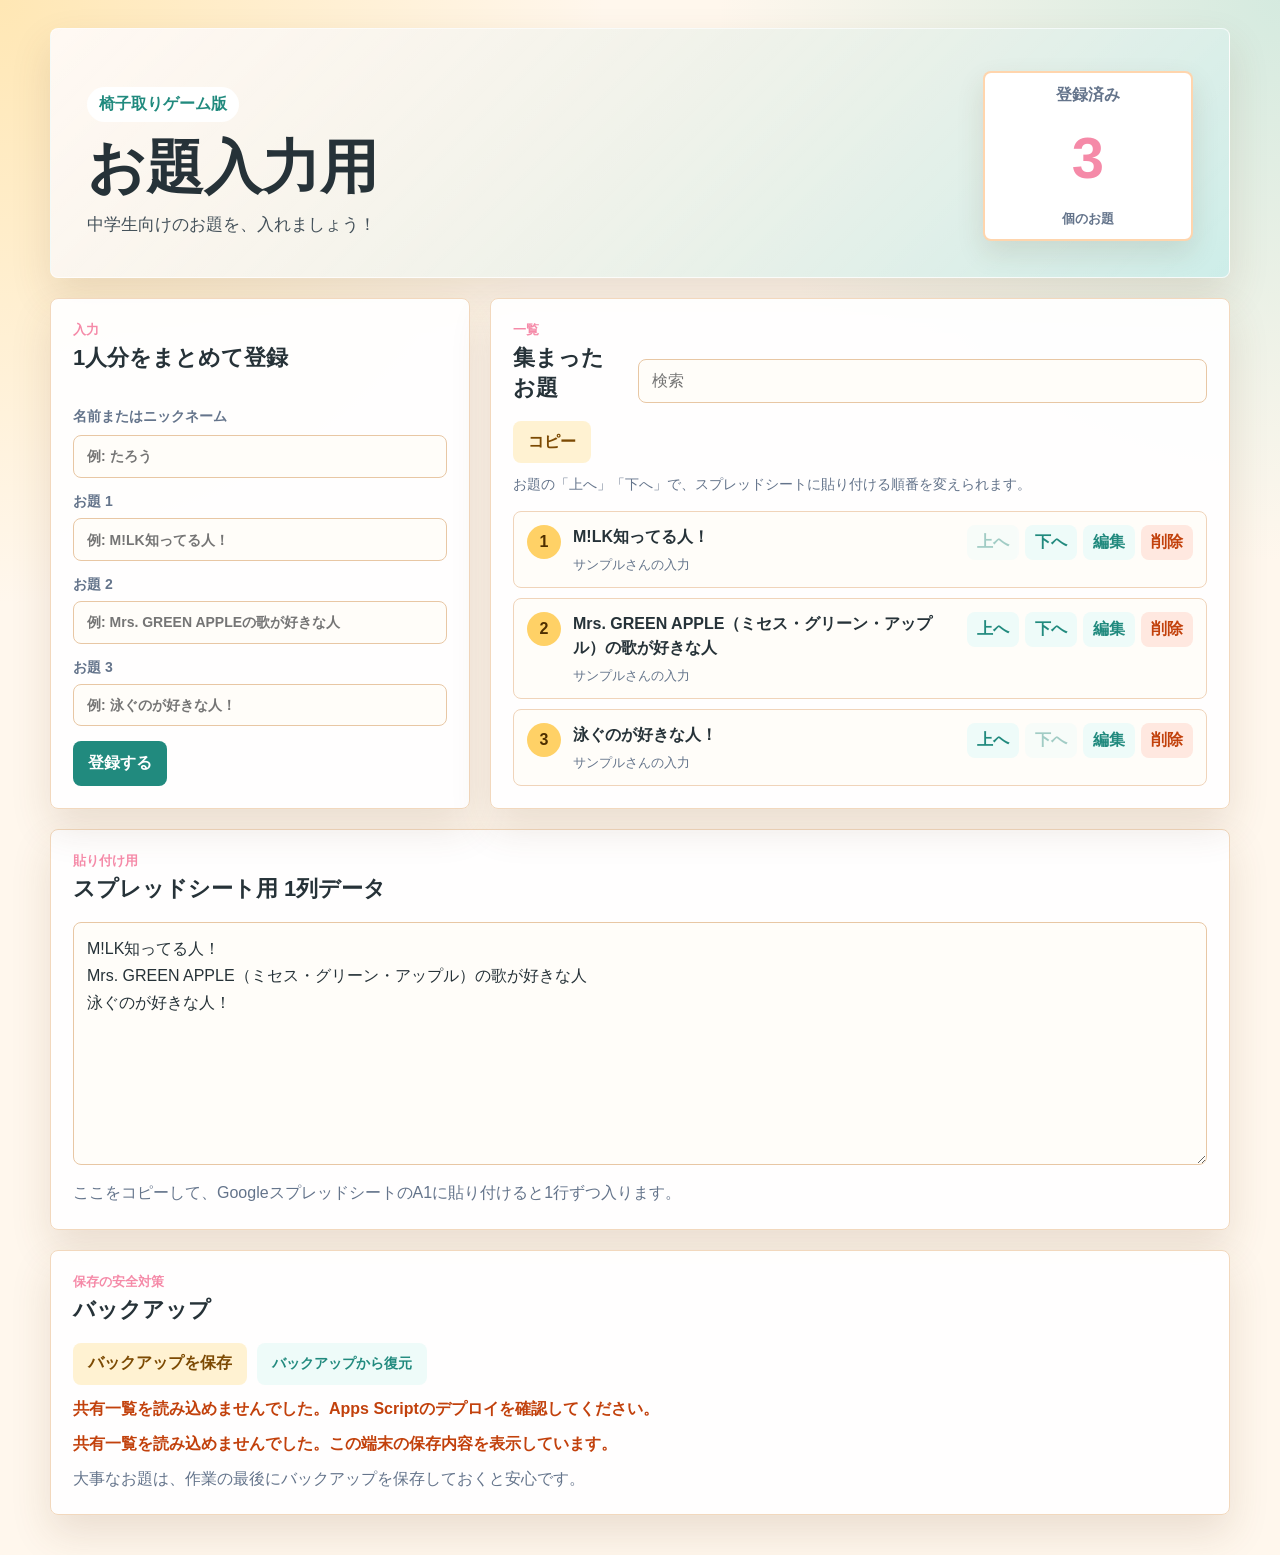
<file: index.html>
<!doctype html>
<html lang="ja">
  <head>
    <meta charset="utf-8" />
    <meta name="viewport" content="width=device-width, initial-scale=1" />
    <meta http-equiv="Cache-Control" content="no-store" />
    <meta http-equiv="Pragma" content="no-cache" />
    <title>お題入力用</title>
    <link rel="stylesheet" href="./styles.css?v=20260624-5" />
  </head>
  <body>
    <main class="app">
      <section class="hero">
        <div>
          <p class="badge">椅子取りゲーム版</p>
          <h1>お題入力用</h1>
          <p class="lead">中学生向けのお題を、入れましょう！</p>
        </div>
        <div class="hero-card" aria-label="入力状況">
          <span>登録済み</span>
          <strong id="totalTopics">0</strong>
          <small>個のお題</small>
        </div>
      </section>

      <section class="workspace">
        <form id="topicForm" class="panel input-panel">
          <div class="panel-title">
            <p>入力</p>
            <h2>1人分をまとめて登録</h2>
          </div>

          <label>
            名前またはニックネーム
            <input id="nameInput" type="text" placeholder="例: たろう" autocomplete="name" />
          </label>

          <div class="topic-fields">
            <label>
              お題 1
              <input id="topic1" type="text" placeholder="例: M!LK知ってる人！" required />
            </label>
            <label>
              お題 2
              <input id="topic2" type="text" placeholder="例: Mrs. GREEN APPLEの歌が好きな人" />
            </label>
            <label>
              お題 3
              <input id="topic3" type="text" placeholder="例: 泳ぐのが好きな人！" />
            </label>
          </div>

          <div class="actions">
            <button class="primary-button" type="submit">登録する</button>
          </div>
        </form>

        <section class="panel list-panel">
          <div class="panel-title with-tools">
            <div>
              <p>一覧</p>
              <h2>集まったお題</h2>
            </div>
            <input id="searchInput" type="search" placeholder="検索" />
          </div>

          <div class="tool-row">
            <button class="secondary-button" id="copyButton" type="button">コピー</button>
          </div>

          <p class="hint compact">お題の「上へ」「下へ」で、スプレッドシートに貼り付ける順番を変えられます。</p>
          <div id="topicList" class="topic-list"></div>
        </section>
      </section>

      <section class="panel paste-panel">
        <div class="panel-title">
          <p>貼り付け用</p>
          <h2>スプレッドシート用 1列データ</h2>
        </div>
        <textarea id="sheetText" readonly rows="8"></textarea>
        <p class="hint">ここをコピーして、GoogleスプレッドシートのA1に貼り付けると1行ずつ入ります。</p>
      </section>

      <section class="panel backup-panel">
        <div class="panel-title">
          <p>保存の安全対策</p>
          <h2>バックアップ</h2>
        </div>
        <div class="backup-actions">
          <button class="secondary-button" id="backupButton" type="button">バックアップを保存</button>
          <label class="file-button">
            バックアップから復元
            <input id="restoreInput" type="file" accept="application/json,.json" />
          </label>
        </div>
        <p id="sharedStatus" class="save-status">共有一覧の接続状態を確認しています。</p>
        <p id="saveStatus" class="save-status">保存状態を確認しています。</p>
        <p class="hint">大事なお題は、作業の最後にバックアップを保存しておくと安心です。</p>
      </section>
    </main>

    <script src="./app.js?v=20260624-5"></script>
  </body>
</html>
</file>
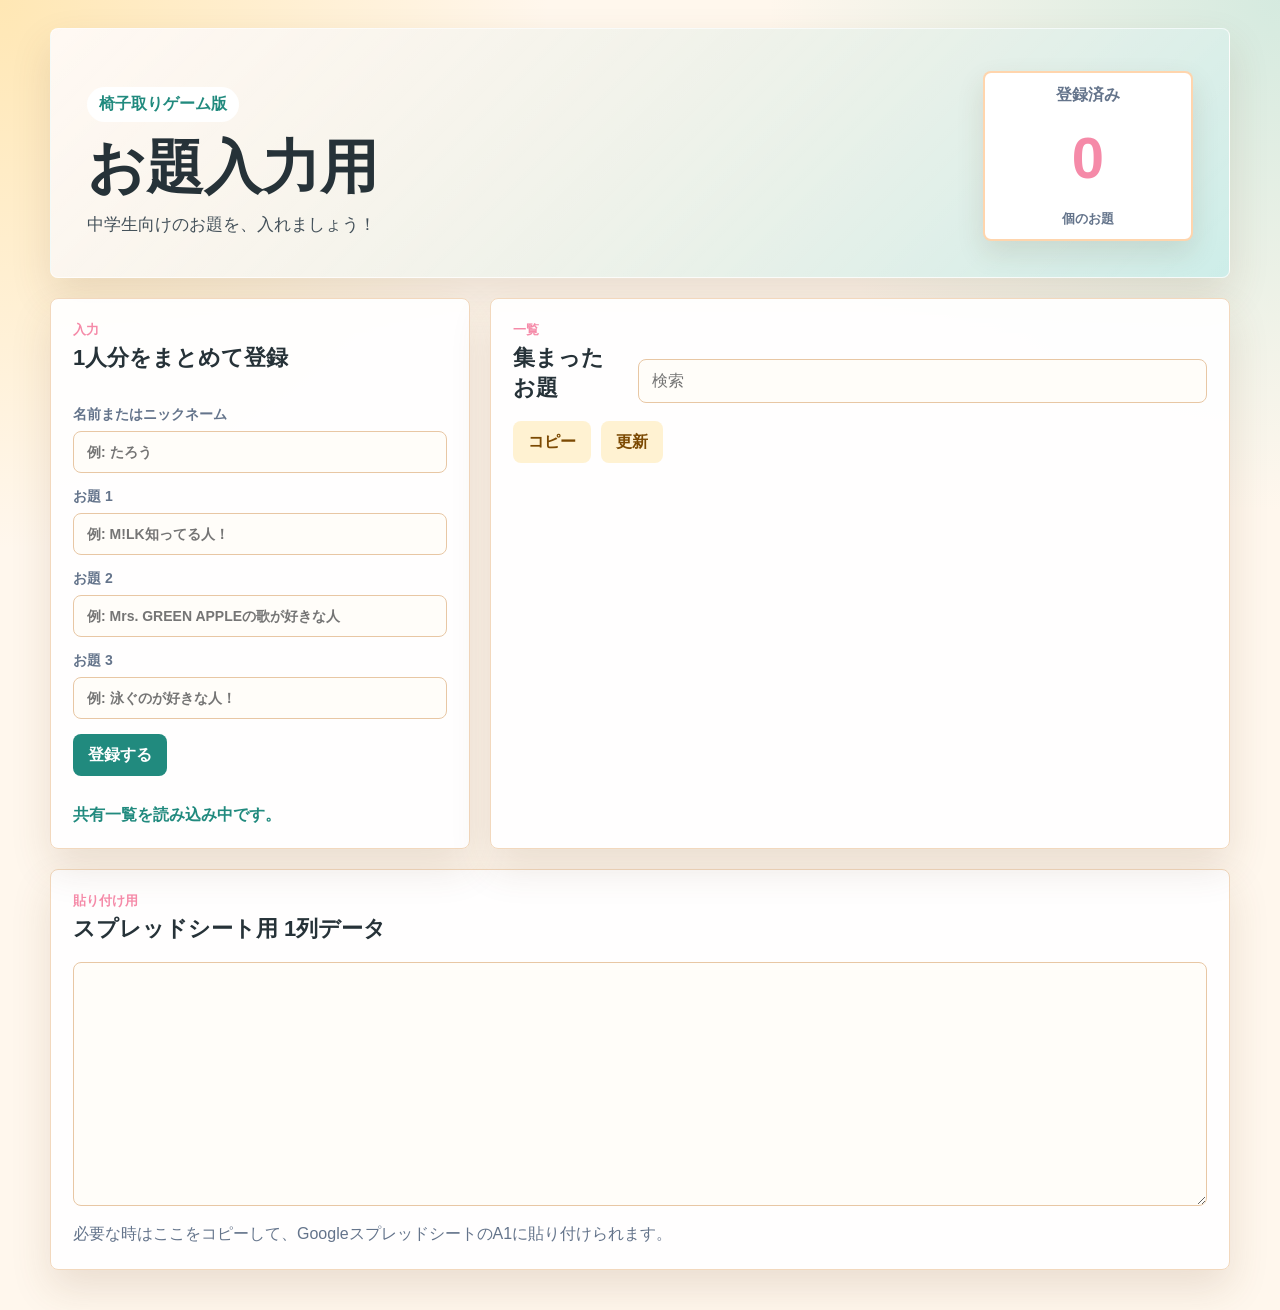
<file: apps-script-Index.html>
<!doctype html>
<html lang="ja">
  <head>
    <meta charset="utf-8" />
    <meta name="viewport" content="width=device-width, initial-scale=1" />
    <base target="_top" />
    <title>お題入力用</title>
    <style>
      :root {
        --bg: #fff7ed;
        --surface: #ffffff;
        --ink: #263238;
        --muted: #64748b;
        --line: #f2d8bd;
        --mint: #58c4b6;
        --mint-dark: #218a7e;
        --peach: #ffb36b;
        --pink: #f58aa8;
        --yellow: #ffd166;
        --danger: #c2410c;
        --shadow: 0 18px 40px rgba(107, 72, 37, 0.14);
      }

      * {
        box-sizing: border-box;
      }

      body {
        margin: 0;
        min-height: 100vh;
        font-family: "Segoe UI", "Yu Gothic UI", "Meiryo", sans-serif;
        background:
          radial-gradient(circle at top left, rgba(255, 209, 102, 0.42), transparent 30%),
          radial-gradient(circle at top right, rgba(88, 196, 182, 0.25), transparent 28%),
          var(--bg);
        color: var(--ink);
      }

      button,
      input,
      textarea {
        font: inherit;
      }

      button {
        cursor: pointer;
      }

      .app {
        width: min(1180px, calc(100% - 32px));
        margin: 0 auto;
        padding: 28px 0 40px;
      }

      .hero {
        display: grid;
        grid-template-columns: minmax(0, 1fr) 210px;
        gap: 20px;
        align-items: end;
        min-height: 250px;
        padding: 36px;
        border-radius: 8px;
        background:
          linear-gradient(135deg, rgba(255, 255, 255, 0.92), rgba(255, 255, 255, 0.7)),
          linear-gradient(135deg, var(--peach), var(--mint));
        border: 1px solid rgba(255, 255, 255, 0.72);
        box-shadow: var(--shadow);
      }

      .badge {
        display: inline-flex;
        margin: 0 0 14px;
        padding: 7px 12px;
        border-radius: 999px;
        background: #ffffff;
        color: var(--mint-dark);
        font-weight: 800;
      }

      h1,
      h2,
      p {
        margin-top: 0;
      }

      h1 {
        margin-bottom: 12px;
        font-size: clamp(34px, 5vw, 58px);
        line-height: 1.08;
      }

      h2 {
        margin-bottom: 0;
        font-size: 22px;
      }

      .lead {
        margin-bottom: 0;
        color: #44515a;
        font-size: 17px;
        line-height: 1.8;
      }

      .hero-card {
        display: grid;
        place-items: center;
        min-height: 170px;
        border-radius: 8px;
        background: #fff;
        border: 2px solid rgba(255, 179, 107, 0.55);
        box-shadow: 0 12px 28px rgba(79, 54, 24, 0.12);
      }

      .hero-card span,
      .hero-card small {
        color: var(--muted);
        font-weight: 700;
      }

      .hero-card strong {
        color: var(--pink);
        font-size: 58px;
        line-height: 1;
      }

      .workspace {
        display: grid;
        grid-template-columns: 420px minmax(0, 1fr);
        gap: 20px;
        margin-top: 20px;
      }

      .panel {
        border: 1px solid var(--line);
        border-radius: 8px;
        background: rgba(255, 255, 255, 0.94);
        box-shadow: var(--shadow);
        padding: 22px;
      }

      .panel-title {
        margin-bottom: 18px;
      }

      .panel-title p {
        margin-bottom: 4px;
        color: var(--pink);
        font-size: 13px;
        font-weight: 900;
      }

      .panel-title.with-tools {
        display: flex;
        align-items: end;
        justify-content: space-between;
        gap: 14px;
      }

      label {
        display: grid;
        gap: 7px;
        color: var(--muted);
        font-size: 14px;
        font-weight: 700;
      }

      input,
      textarea {
        width: 100%;
        border: 1px solid #e8c7a4;
        border-radius: 8px;
        padding: 12px 13px;
        background: #fffdf9;
        color: var(--ink);
        outline: 0;
      }

      input:focus,
      textarea:focus {
        border-color: var(--mint);
        box-shadow: 0 0 0 4px rgba(88, 196, 182, 0.18);
      }

      textarea {
        resize: vertical;
        line-height: 1.7;
      }

      .topic-fields,
      .input-panel {
        display: grid;
        gap: 15px;
      }

      .actions,
      .tool-row {
        display: flex;
        flex-wrap: wrap;
        gap: 10px;
      }

      .primary-button,
      .secondary-button,
      .danger-button {
        min-height: 42px;
        border: 0;
        border-radius: 8px;
        padding: 10px 15px;
        font-weight: 900;
      }

      .primary-button {
        background: var(--mint-dark);
        color: #fff;
      }

      .secondary-button {
        background: #fff2d2;
        color: #7c4a03;
      }

      .danger-button {
        background: #fff0e7;
        color: var(--danger);
      }

      .tool-row {
        margin-bottom: 16px;
      }

      .topic-list {
        display: grid;
        gap: 10px;
      }

      .topic-card {
        display: grid;
        grid-template-columns: 34px minmax(0, 1fr);
        gap: 12px;
        align-items: start;
        padding: 13px;
        border: 1px solid #f0d4ba;
        border-radius: 8px;
        background: #fffdf9;
      }

      .topic-number {
        display: grid;
        place-items: center;
        width: 34px;
        height: 34px;
        border-radius: 50%;
        background: var(--yellow);
        color: #4f2f00;
        font-weight: 900;
      }

      .topic-card p {
        margin: 0 0 5px;
        font-weight: 800;
        line-height: 1.55;
      }

      .topic-card small {
        color: var(--muted);
      }

      .paste-panel {
        margin-top: 20px;
      }

      .status {
        margin: 14px 0 0;
        color: var(--mint-dark);
        font-weight: 900;
      }

      .status.warning {
        color: var(--danger);
      }

      .hint {
        margin: 10px 0 0;
        color: var(--muted);
        line-height: 1.7;
      }

      .empty {
        padding: 28px;
        border: 1px dashed #e8c7a4;
        border-radius: 8px;
        color: var(--muted);
        text-align: center;
        background: #fffdf9;
      }

      @media (max-width: 860px) {
        .hero,
        .workspace {
          grid-template-columns: 1fr;
        }

        .hero {
          padding: 24px;
        }

        .panel-title.with-tools {
          align-items: stretch;
          flex-direction: column;
        }
      }
    </style>
  </head>
  <body>
    <main class="app">
      <section class="hero">
        <div>
          <p class="badge">椅子取りゲーム版</p>
          <h1>お題入力用</h1>
          <p class="lead">中学生向けのお題を、入れましょう！</p>
        </div>
        <div class="hero-card" aria-label="入力状況">
          <span>登録済み</span>
          <strong id="totalTopics">0</strong>
          <small>個のお題</small>
        </div>
      </section>

      <section class="workspace">
        <form id="topicForm" class="panel input-panel">
          <div class="panel-title">
            <p>入力</p>
            <h2>1人分をまとめて登録</h2>
          </div>

          <label>
            名前またはニックネーム
            <input id="nameInput" type="text" placeholder="例: たろう" autocomplete="name" />
          </label>

          <div class="topic-fields">
            <label>
              お題 1
              <input id="topic1" type="text" placeholder="例: M!LK知ってる人！" required />
            </label>
            <label>
              お題 2
              <input id="topic2" type="text" placeholder="例: Mrs. GREEN APPLEの歌が好きな人" />
            </label>
            <label>
              お題 3
              <input id="topic3" type="text" placeholder="例: 泳ぐのが好きな人！" />
            </label>
          </div>

          <div class="actions">
            <button class="primary-button" id="submitButton" type="submit">登録する</button>
          </div>
          <p id="status" class="status">共有一覧を読み込み中です。</p>
        </form>

        <section class="panel list-panel">
          <div class="panel-title with-tools">
            <div>
              <p>一覧</p>
              <h2>集まったお題</h2>
            </div>
            <input id="searchInput" type="search" placeholder="検索" />
          </div>

          <div class="tool-row">
            <button class="secondary-button" id="copyButton" type="button">コピー</button>
            <button class="secondary-button" id="reloadButton" type="button">更新</button>
          </div>

          <div id="topicList" class="topic-list"></div>
        </section>
      </section>

      <section class="panel paste-panel">
        <div class="panel-title">
          <p>貼り付け用</p>
          <h2>スプレッドシート用 1列データ</h2>
        </div>
        <textarea id="sheetText" readonly rows="8"></textarea>
        <p class="hint">必要な時はここをコピーして、GoogleスプレッドシートのA1に貼り付けられます。</p>
      </section>
    </main>

    <script>
      let topics = [];

      const form = document.querySelector("#topicForm");
      const nameInput = document.querySelector("#nameInput");
      const topicInputs = [document.querySelector("#topic1"), document.querySelector("#topic2"), document.querySelector("#topic3")];
      const topicList = document.querySelector("#topicList");
      const searchInput = document.querySelector("#searchInput");
      const totalTopics = document.querySelector("#totalTopics");
      const sheetText = document.querySelector("#sheetText");
      const statusText = document.querySelector("#status");
      const submitButton = document.querySelector("#submitButton");
      const copyButton = document.querySelector("#copyButton");
      const reloadButton = document.querySelector("#reloadButton");

      form.addEventListener("submit", (event) => {
        event.preventDefault();
        const owner = nameInput.value.trim() || "名前なし";
        const newTopics = topicInputs.map((input) => input.value.trim()).filter(Boolean);
        if (!newTopics.length) return;

        submitButton.disabled = true;
        setStatus("送信中です。");

        google.script.run
          .withSuccessHandler((items) => {
            topics = items;
            form.reset();
            topicInputs[0].focus();
            render();
            submitButton.disabled = false;
            setStatus("登録しました。みんなの一覧に反映済みです。");
          })
          .withFailureHandler((error) => {
            submitButton.disabled = false;
            setStatus("送信できませんでした。時間をおいてもう一度試してください。", true);
            console.error(error);
          })
          .addTopics({ owner, topics: newTopics });
      });

      searchInput.addEventListener("input", render);
      reloadButton.addEventListener("click", loadTopics);
      copyButton.addEventListener("click", async () => {
        try {
          await navigator.clipboard.writeText(toSheetText(topics));
          temporaryButtonText(copyButton, "コピー済み", "コピー");
        } catch {
          sheetText.focus();
          sheetText.select();
          temporaryButtonText(copyButton, "選択しました", "コピー");
        }
      });

      function loadTopics() {
        setStatus("共有一覧を読み込み中です。");
        google.script.run
          .withSuccessHandler((items) => {
            topics = items;
            render();
            setStatus(`共有一覧を読み込みました。${items.length}件`);
          })
          .withFailureHandler((error) => {
            setStatus("共有一覧を読み込めませんでした。時間をおいてもう一度試してください。", true);
            console.error(error);
          })
          .getTopics();
      }

      function render() {
        const keyword = searchInput.value.trim().toLowerCase();
        const filtered = topics.filter((topic) => `${topic.text} ${topic.owner}`.toLowerCase().includes(keyword));
        totalTopics.textContent = topics.length;
        sheetText.value = toSheetText(topics);
        topicList.innerHTML = filtered.length
          ? filtered.map(topicTemplate).join("")
          : '<div class="empty">まだお題がありません。</div>';
      }

      function topicTemplate(topic, index) {
        return `
          <article class="topic-card">
            <span class="topic-number">${index + 1}</span>
            <div>
              <p>${escapeHtml(topic.text)}</p>
              <small>${escapeHtml(topic.owner)}さんの入力</small>
            </div>
          </article>
        `;
      }

      function toSheetText(items) {
        return items.map((topic) => topic.text).join("\n");
      }

      function setStatus(message, isWarning = false) {
        statusText.textContent = message;
        statusText.classList.toggle("warning", isWarning);
      }

      function temporaryButtonText(button, text, originalText) {
        button.textContent = text;
        setTimeout(() => {
          button.textContent = originalText;
        }, 1400);
      }

      function escapeHtml(value) {
        return String(value)
          .replaceAll("&", "&amp;")
          .replaceAll("<", "&lt;")
          .replaceAll(">", "&gt;")
          .replaceAll('"', "&quot;")
          .replaceAll("'", "&#039;");
      }

      loadTopics();
      setInterval(loadTopics, 30000);
    </script>
  </body>
</html>
</file>
<file: styles.css>
:root {
  color-scheme: light;
  --bg: #fff7ed;
  --surface: #ffffff;
  --ink: #263238;
  --muted: #64748b;
  --line: #f2d8bd;
  --mint: #58c4b6;
  --mint-dark: #218a7e;
  --peach: #ffb36b;
  --pink: #f58aa8;
  --yellow: #ffd166;
  --danger: #c2410c;
  --shadow: 0 18px 40px rgba(107, 72, 37, 0.14);
}

* {
  box-sizing: border-box;
}

body {
  margin: 0;
  min-height: 100vh;
  font-family: "Segoe UI", "Yu Gothic UI", "Meiryo", sans-serif;
  background:
    radial-gradient(circle at top left, rgba(255, 209, 102, 0.42), transparent 30%),
    radial-gradient(circle at top right, rgba(88, 196, 182, 0.25), transparent 28%),
    var(--bg);
  color: var(--ink);
}

button,
input,
textarea {
  font: inherit;
}

button {
  cursor: pointer;
}

.app {
  width: min(1180px, calc(100% - 32px));
  margin: 0 auto;
  padding: 28px 0 40px;
}

.hero {
  display: grid;
  grid-template-columns: minmax(0, 1fr) 210px;
  gap: 20px;
  align-items: end;
  min-height: 250px;
  padding: 36px;
  border-radius: 8px;
  background:
    linear-gradient(135deg, rgba(255, 255, 255, 0.92), rgba(255, 255, 255, 0.7)),
    linear-gradient(135deg, var(--peach), var(--mint));
  border: 1px solid rgba(255, 255, 255, 0.72);
  box-shadow: var(--shadow);
}

.badge {
  display: inline-flex;
  margin: 0 0 14px;
  padding: 7px 12px;
  border-radius: 999px;
  background: #ffffff;
  color: var(--mint-dark);
  font-weight: 800;
}

h1,
h2,
p {
  margin-top: 0;
}

h1 {
  margin-bottom: 12px;
  font-size: clamp(34px, 5vw, 58px);
  line-height: 1.08;
  letter-spacing: 0;
}

h2 {
  margin-bottom: 0;
  font-size: 22px;
  letter-spacing: 0;
}

.lead {
  max-width: 680px;
  margin-bottom: 0;
  color: #44515a;
  font-size: 17px;
  line-height: 1.8;
}

.hero-card {
  display: grid;
  place-items: center;
  min-height: 170px;
  border-radius: 8px;
  background: #fff;
  border: 2px solid rgba(255, 179, 107, 0.55);
  box-shadow: 0 12px 28px rgba(79, 54, 24, 0.12);
}

.hero-card span,
.hero-card small {
  color: var(--muted);
  font-weight: 700;
}

.hero-card strong {
  color: var(--pink);
  font-size: 58px;
  line-height: 1;
}

.workspace {
  display: grid;
  grid-template-columns: 420px minmax(0, 1fr);
  gap: 20px;
  margin-top: 20px;
}

.panel {
  border: 1px solid var(--line);
  border-radius: 8px;
  background: rgba(255, 255, 255, 0.94);
  box-shadow: var(--shadow);
  padding: 22px;
}

.panel-title {
  margin-bottom: 18px;
}

.panel-title p {
  margin-bottom: 4px;
  color: var(--pink);
  font-size: 13px;
  font-weight: 900;
}

.panel-title.with-tools {
  display: flex;
  align-items: end;
  justify-content: space-between;
  gap: 14px;
}

label {
  display: grid;
  gap: 7px;
  color: var(--muted);
  font-size: 14px;
  font-weight: 700;
}

input,
textarea {
  width: 100%;
  border: 1px solid #e8c7a4;
  border-radius: 8px;
  padding: 12px 13px;
  background: #fffdf9;
  color: var(--ink);
  outline: 0;
}

input:focus,
textarea:focus {
  border-color: var(--mint);
  box-shadow: 0 0 0 4px rgba(88, 196, 182, 0.18);
}

textarea {
  resize: vertical;
  line-height: 1.7;
}

.topic-fields,
.input-panel {
  display: grid;
  gap: 15px;
}

.actions,
.tool-row {
  display: flex;
  flex-wrap: wrap;
  gap: 10px;
}

.primary-button,
.secondary-button,
.danger-button {
  min-height: 42px;
  border: 0;
  border-radius: 8px;
  padding: 10px 15px;
  font-weight: 900;
}

.primary-button {
  background: var(--mint-dark);
  color: #fff;
}

.secondary-button {
  background: #fff2d2;
  color: #7c4a03;
}

.danger-button {
  background: #fff0e7;
  color: var(--danger);
}

.tool-row {
  margin-bottom: 16px;
}

.topic-list {
  display: grid;
  gap: 10px;
}

.topic-card {
  display: grid;
  grid-template-columns: 34px minmax(0, 1fr) auto;
  gap: 12px;
  align-items: start;
  padding: 13px;
  border: 1px solid #f0d4ba;
  border-radius: 8px;
  background: #fffdf9;
}

.topic-card.editing {
  align-items: stretch;
}

.edit-fields {
  display: grid;
  gap: 10px;
}

.topic-number {
  display: grid;
  place-items: center;
  width: 34px;
  height: 34px;
  border-radius: 50%;
  background: var(--yellow);
  color: #4f2f00;
  font-weight: 900;
}

.topic-card p {
  margin: 0 0 5px;
  font-weight: 800;
  line-height: 1.55;
}

.topic-card small {
  color: var(--muted);
}

.delete-topic {
  border: 0;
  border-radius: 8px;
  background: #ffe8e0;
  color: var(--danger);
  padding: 7px 10px;
  font-weight: 900;
}

.topic-tools {
  display: flex;
  flex-wrap: wrap;
  justify-content: flex-end;
  gap: 6px;
}

.move-topic {
  border: 0;
  border-radius: 8px;
  background: #eefbf9;
  color: var(--mint-dark);
  padding: 7px 10px;
  font-weight: 900;
}

.move-topic:disabled {
  cursor: default;
  opacity: 0.42;
}

.paste-panel {
  margin-top: 20px;
}

.backup-panel {
  margin-top: 20px;
}

.backup-actions {
  display: flex;
  flex-wrap: wrap;
  gap: 10px;
}

.file-button {
  display: inline-flex;
  align-items: center;
  min-height: 42px;
  border-radius: 8px;
  padding: 10px 15px;
  background: #eefbf9;
  color: var(--mint-dark);
  font-weight: 900;
  cursor: pointer;
}

.file-button input {
  position: absolute;
  width: 1px;
  height: 1px;
  opacity: 0;
  pointer-events: none;
}

.save-status {
  margin: 14px 0 0;
  color: var(--mint-dark);
  font-weight: 900;
}

.save-status.warning {
  color: var(--danger);
}

.hint {
  margin: 10px 0 0;
  color: var(--muted);
  line-height: 1.7;
}

.hint.compact {
  margin: -6px 0 14px;
  font-size: 14px;
}

.empty {
  padding: 28px;
  border: 1px dashed #e8c7a4;
  border-radius: 8px;
  color: var(--muted);
  text-align: center;
  background: #fffdf9;
}

@media (max-width: 860px) {
  .hero,
  .workspace {
    grid-template-columns: 1fr;
  }

  .hero {
    padding: 24px;
  }

  .panel-title.with-tools {
    align-items: stretch;
    flex-direction: column;
  }

  .topic-card {
    grid-template-columns: 34px minmax(0, 1fr);
  }

  .topic-tools {
    grid-column: 2;
    justify-content: flex-start;
  }
}
</file>
